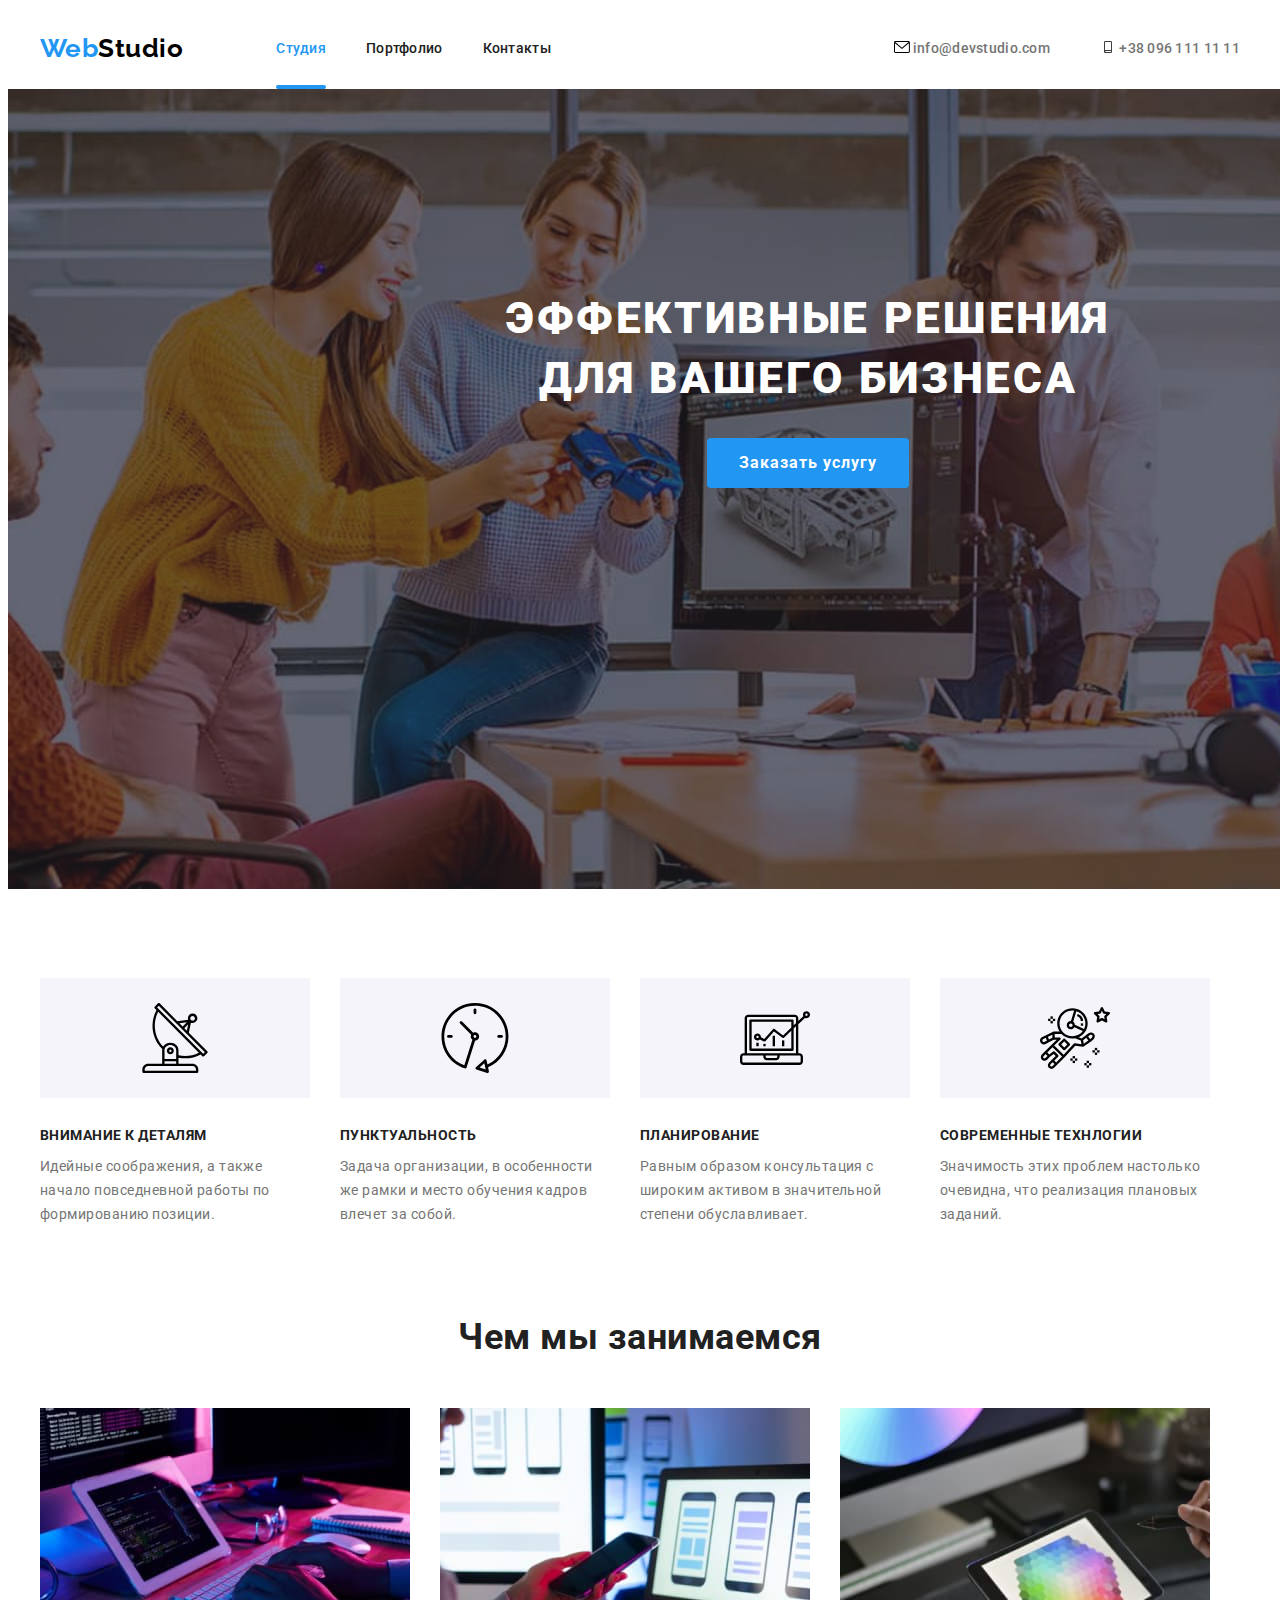
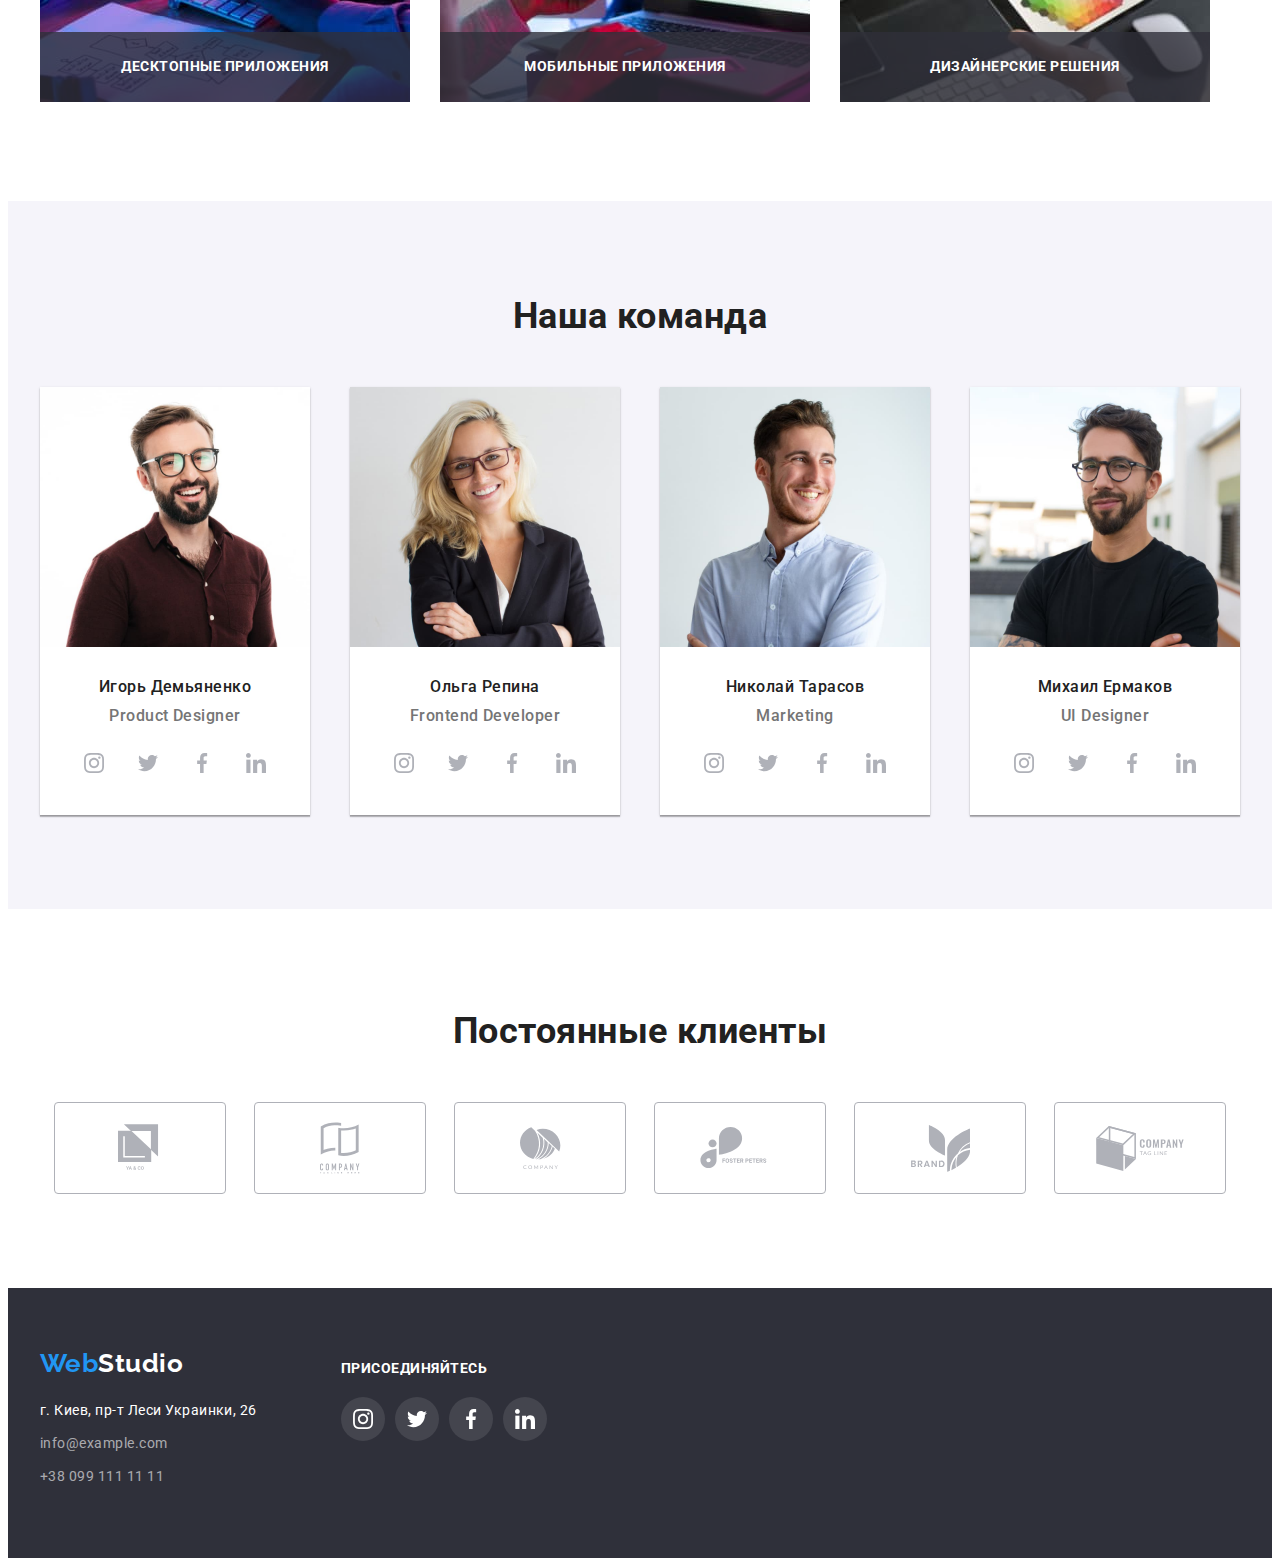
<file: index.html>
<!DOCTYPE html>
<html lang="en">
  <head>
    <meta charset="UTF-8" />
    <meta name="viewport" content="width=device-width, initial-scale=1.0" />
    <title>Studio</title>
    <link
      href="https://fonts.googleapis.com/css2?family=Raleway:wght@700&family=Roboto:wght@400;500;700;900&display=swap"
      rel="stylesheet"
    />
    <link
      rel="stylesheet"
      href="https://cdnjs.cloudflare.com/ajax/libs/modern-normalize/1.0.0/modern-normalize.css"
      integrity="sha512-Zx6MlUMKSVJoQ+83OwhdILe8cSEsCzfqThJd7J/VA2UrK6Ctj85p+xzqfyuNXE5B1k25uUdmJ2OzItbBy9GHAQ=="
      crossorigin="anonymous"
    />
    <link rel="stylesheet" href="./css/styles.css" />
  </head>
  <body>
    <header>
      <div class="container">
        <nav class="nav-container">
          <p>
            <span class="name-blue">Web</span
            ><span class="name-black">Studio</span>
          </p>
          <ul class="site-nav list">
            <li class="item"><a href="" class="link current">Студия</a></li>
            <li class="item">
              <a href="./portfolio.html" class="link">Портфолио</a>
            </li>
            <li class="item"><a href="" class="link">Контакты</a></li>
          </ul>

          <ul class="head-link list">
            <li class="item">
              <a href="info@devstudio.com" class="link">
                <svg class="icon-envelope">
                  <use href="././images/symbol-defs.svg#icon-envelope"></use>
                </svg>
                info@devstudio.com</a
              >
            </li>
            <li class="item">
              <a href="tel:+380961111111" class="link">
                <svg class="icon-envelope">
                  <use href="././images/symbol-defs.svg#icon-smartphone"></use>
                </svg>
                +38 096 111 11 11</a
              >
            </li>
          </ul>
        </nav>
      </div>
    </header>

    <main>
      <section class="hero">
        <h1 class="hero-title">
          Эффективные решения <br />
          для вашего бизнеса
        </h1>
        <button data-modal-open class="button">Заказать услугу</button>
      </section>
      <!-- advantages -->
      <section class="advantages-section">
        <!-- <h2>Преимущества</h2> -->
        <div class="container">
          <ul class="advantages list">
            <li class="item">
              <div class="advantages-thumb">
                <svg class="advantages-icon" width="70px" height="70px">
                  <use href="./images/symbol-defs.svg#icon-antenna-1"></use>
                </svg>
              </div>
              <h3 class="title">Внимание к деталям</h3>
              <p class="text">
                Идейные соображения, а также начало повседневной работы по
                формированию позиции.
              </p>
            </li>
            <li class="item">
              <div class="advantages-thumb">
                <svg class="advantages-icon" width="70px" height="70px">
                  <use href="./images/symbol-defs.svg#icon-clock-1"></use>
                </svg>
              </div>
              <h3 class="title">Пунктуальность</h3>
              <p class="text">
                Задача организации, в особенности же рамки и место обучения
                кадров влечет за собой.
              </p>
            </li>
            <li class="item">
              <div class="advantages-thumb">
                <svg class="advantages-icon" width="70px" height="70px">
                  <use href="./images/symbol-defs.svg#icon-diagram-1"></use>
                </svg>
              </div>
              <h3 class="title">Планирование</h3>
              <p class="text">
                Равным образом консультация с широким активом в значительной
                степени обуславливает.
              </p>
            </li>
            <li class="item">
              <div class="advantages-thumb">
                <svg class="advantages-icon" width="70px" height="70px">
                  <use href="./images/symbol-defs.svg#icon-astronaut-1"></use>
                </svg>
              </div>
              <h3 class="title">Современные технлогии</h3>
              <p class="text">
                Значимость этих проблем настолько очевидна, что реализация
                плановых заданий.
              </p>
            </li>
          </ul>
        </div>
      </section>
      <!-- work images -->
      <section class="section-images">
        <div class="container">
          <h2 class="section-title">Чем мы занимаемся</h2>
          <div class="image-container">
            <div class="image-thumb">
              <img src="images/img1.jpg" alt="img1" class="item" />
              <div class="image-text-container">
                <h3 class="title">десктопные приложения</h3>
              </div>
            </div>
            <div class="image-thumb">
            <img src="images/img3.jpg" alt="img3" class="item" />
            <div class="image-text-container">
                <h3 class="title">мобильные приложения</h3>
              </div>
            </div>
            <div class="image-thumb">
            <img src="images/img2.jpg" alt="img2" class="item" />
            <div class="image-text-container">
                <h3 class="title">дизайнерские решения</h3>
              </div>
            </div>
          </div>
        </div>
      </section>
      <!-- our team -->
      <section class="section team">
        <div class="container">
          <h2 class="section-title">Наша команда</h2>
          <ul class="list">
            <li class="item">
              <img src="images/photo1.jpg" alt="master1" />
              <div>
                <p class="name">Игорь Демьяненко</p>
                <p class="job">Product Designer</p>
                <ul class="icon-list list">
                  <li class="item">
                    <a href="" class="icon-link">
                      <svg class="team-icon" width="20px" height="20px">
                        <use
                          href="./images/symbol-defs.svg#icon-instagram-2"
                        ></use>
                      </svg>
                    </a>
                  </li>
                  <li class="item">
                    <a href="" class="icon-link">
                      <svg class="team-icon" width="20px" height="20px">
                        <use
                          href="./images/symbol-defs.svg#icon-twitter-1"
                        ></use>
                      </svg>
                    </a>
                  </li>
                  <li class="item">
                    <a href="" class="icon-link">
                      <svg class="team-icon" width="20px" height="20px">
                        <use
                          href="./images/symbol-defs.svg#icon-facebook-1"
                        ></use>
                      </svg>
                    </a>
                  </li>
                  <li class="item">
                    <a href="" class="icon-link">
                      <svg class="team-icon" width="20px" height="20px">
                        <use
                          href="./images/symbol-defs.svg#icon-linkedin-1"
                        ></use>
                      </svg>
                    </a>
                  </li>
                </ul>
              </div>
            </li>
            <li class="item">
              <img src="images/photo2.jpg" alt="master2" />
              <div>
                <p class="name">Ольга Репина</p>
                <p class="job">Frontend Developer</p>
                <ul class="icon-list list">
                  <li class="item">
                    <a href="" class="icon-link">
                      <svg class="team-icon" width="20px" height="20px">
                        <use
                          href="./images/symbol-defs.svg#icon-instagram-2"
                        ></use>
                      </svg>
                    </a>
                  </li>
                  <li class="item">
                    <a href="" class="icon-link">
                      <svg class="team-icon" width="20px" height="20px">
                        <use
                          href="./images/symbol-defs.svg#icon-twitter-1"
                        ></use>
                      </svg>
                    </a>
                  </li>
                  <li class="item">
                    <a href="" class="icon-link">
                      <svg class="team-icon" width="20px" height="20px">
                        <use
                          href="./images/symbol-defs.svg#icon-facebook-1"
                        ></use>
                      </svg>
                    </a>
                  </li>
                  <li class="item">
                    <a href="" class="icon-link">
                      <svg class="team-icon" width="20px" height="20px">
                        <use
                          href="./images/symbol-defs.svg#icon-linkedin-1"
                        ></use>
                      </svg>
                    </a>
                  </li>
                </ul>
              </div>
            </li>
            <li class="item">
              <img src="images/photo3.jpg" alt="master3" />
              <div>
                <p class="name">Николай Тарасов</p>
                <p class="job">Marketing</p>
                <ul class="icon-list list">
                  <li class="item">
                    <a href="" class="icon-link">
                      <svg class="team-icon" width="20px" height="20px">
                        <use
                          href="./images/symbol-defs.svg#icon-instagram-2"
                        ></use>
                      </svg>
                    </a>
                  </li>
                  <li class="item">
                    <a href="" class="icon-link">
                      <svg class="team-icon" width="20px" height="20px">
                        <use
                          href="./images/symbol-defs.svg#icon-twitter-1"
                        ></use>
                      </svg>
                    </a>
                  </li>
                  <li class="item">
                    <a href="" class="icon-link">
                      <svg class="team-icon" width="20px" height="20px">
                        <use
                          href="./images/symbol-defs.svg#icon-facebook-1"
                        ></use>
                      </svg>
                    </a>
                  </li>
                  <li class="item">
                    <a href="" class="icon-link">
                      <svg class="team-icon" width="20px" height="20px">
                        <use
                          href="./images/symbol-defs.svg#icon-linkedin-1"
                        ></use>
                      </svg>
                    </a>
                  </li>
                </ul>
              </div>
            </li>
            <li class="item">
              <img src="images/photo4.jpg" alt="master4" />
              <div>
                <p class="name">Михаил Ермаков</p>
                <p class="job">UI Designer</p>
                <ul class="icon-list list">
                  <li class="item">
                    <a href="" class="icon-link">
                      <svg class="team-icon" width="20px" height="20px">
                        <use
                          href="./images/symbol-defs.svg#icon-instagram-2"
                        ></use>
                      </svg>
                    </a>
                  </li>
                  <li class="item">
                    <a href="" class="icon-link">
                      <svg class="team-icon" width="20px" height="20px">
                        <use
                          href="./images/symbol-defs.svg#icon-twitter-1"
                        ></use>
                      </svg>
                    </a>
                  </li>
                  <li class="item">
                    <a href="" class="icon-link">
                      <svg class="team-icon" width="20px" height="20px">
                        <use
                          href="./images/symbol-defs.svg#icon-facebook-1"
                        ></use>
                      </svg>
                    </a>
                  </li>
                  <li class="item">
                    <a href="" class="icon-link">
                      <svg class="team-icon" width="20px" height="20px">
                        <use
                          href="./images/symbol-defs.svg#icon-linkedin-1"
                        ></use>
                      </svg>
                    </a>
                  </li>
                </ul>
              </div>
            </li>
          </ul>
        </div>
      </section>
      <!-- Clients -->
      <section class="section-clients">
        <div class="container">
        <h2 class="section-title">Постоянные клиенты</h2>
        <ul class="list list-clients">
          <li class="item">
            <a href="" class="icon-link" >
                <svg class="client-icon" width="44.27px" height="49.23px">
                  <use href="./images/symbol-defs.svg#icon-logo-1"></use>
                </svg>
            </a>
          </li>
          <li class="item">
            <a href="" class="icon-link" >
                <svg class="client-icon" width="40px" height="52px">
                  <use href="./images/symbol-defs.svg#icon-logo-2"></use>
                </svg>
            </a>
          </li>
          <li class="item">
            <a href="" class="icon-link" >
                <svg class="client-icon" width="41px" height="42.6px">
                  <use href="./images/symbol-defs.svg#icon-logo-3"></use>
                </svg>
            </a>
          </li>
          <li class="item">
            <a href="" class="icon-link" >
                <svg class="client-icon" width="79.66px" height="42.02px">
                  <use href="./images/symbol-defs.svg#icon-logo-4"></use>
                </svg>
            </a>
          </li>
          <li class="item">
            <a href="" class="icon-link" >
                <svg class="client-icon" width="59px" height="47px">
                  <use href="./images/symbol-defs.svg#icon-logo-5"></use>
                </svg>
            </a>
          </li>
          <li class="item">
            <a href="" class="icon-link" >
                <svg class="client-icon" width="88.48px" height="45.44px">
                  <use href="./images/symbol-defs.svg#icon-logo-6"></use>
                </svg>
            </a>
          </li>
          </div>
      </section>
    </main>

    <footer class="bottom">
      <div class="container footer-text">
        <div class="contacts">
          <p class="bottom-name">
            <span class="name-blue">Web</span
            ><span class="name-white">Studio</span>
          </p>
          <address>
            <ul class="list">
              <li>
                <p class="bottom-adress">г. Киев, пр-т Леси Украинки, 26</p>
              </li>
              <li>
                <p>
                  <a href="info@example.com" class="bottom-link"
                    >info@example.com</a
                  >
                </p>
              </li>
              <li>
                <p>
                  <a href="tel:+380991111111" class="bottom-link"
                    >+38 099 111 11 11</a
                  >
                </p>
              </li>
            </ul>
          </address>
        </div>
        <div class="join-us">
          <p>Присоединяйтесь</p>
          <ul class="icon-bottom-list list">
            <li class="item">
              <a href="" class="icon-link">
                <svg class="team-icon" width="20px" height="20px">
                  <use href="./images/symbol-defs.svg#icon-instagram-2"></use>
                </svg>
              </a>
            </li>
            <li class="item">
              <a href="" class="icon-link">
                <svg class="team-icon" width="20px" height="20px">
                  <use href="./images/symbol-defs.svg#icon-twitter-1"></use>
                </svg>
              </a>
            </li>
            <li class="item">
              <a href="" class="icon-link">
                <svg class="team-icon" width="20px" height="20px">
                  <use href="./images/symbol-defs.svg#icon-facebook-1"></use>
                </svg>
              </a>
            </li>
            <li class="item">
              <a href="" class="icon-link">
                <svg class="team-icon" width="20px" height="20px">
                  <use href="./images/symbol-defs.svg#icon-linkedin-1"></use>
                </svg>
              </a>
            </li>
          </ul>
        </div>
      </div>
    </footer>

    <div class="backdrop is-hidden" data-modal>
      <div class="modal">
        <button data-modal-close class="modal-close">
          <svg width="18px" height="18px">
            <use href="./images/symbol-defs.svg#icon-Vector"></use>
          </svg>
        </button>
      </div>
    </div>
    <script src="./js/modal.js"></script>
  </body>
</html>
</file>
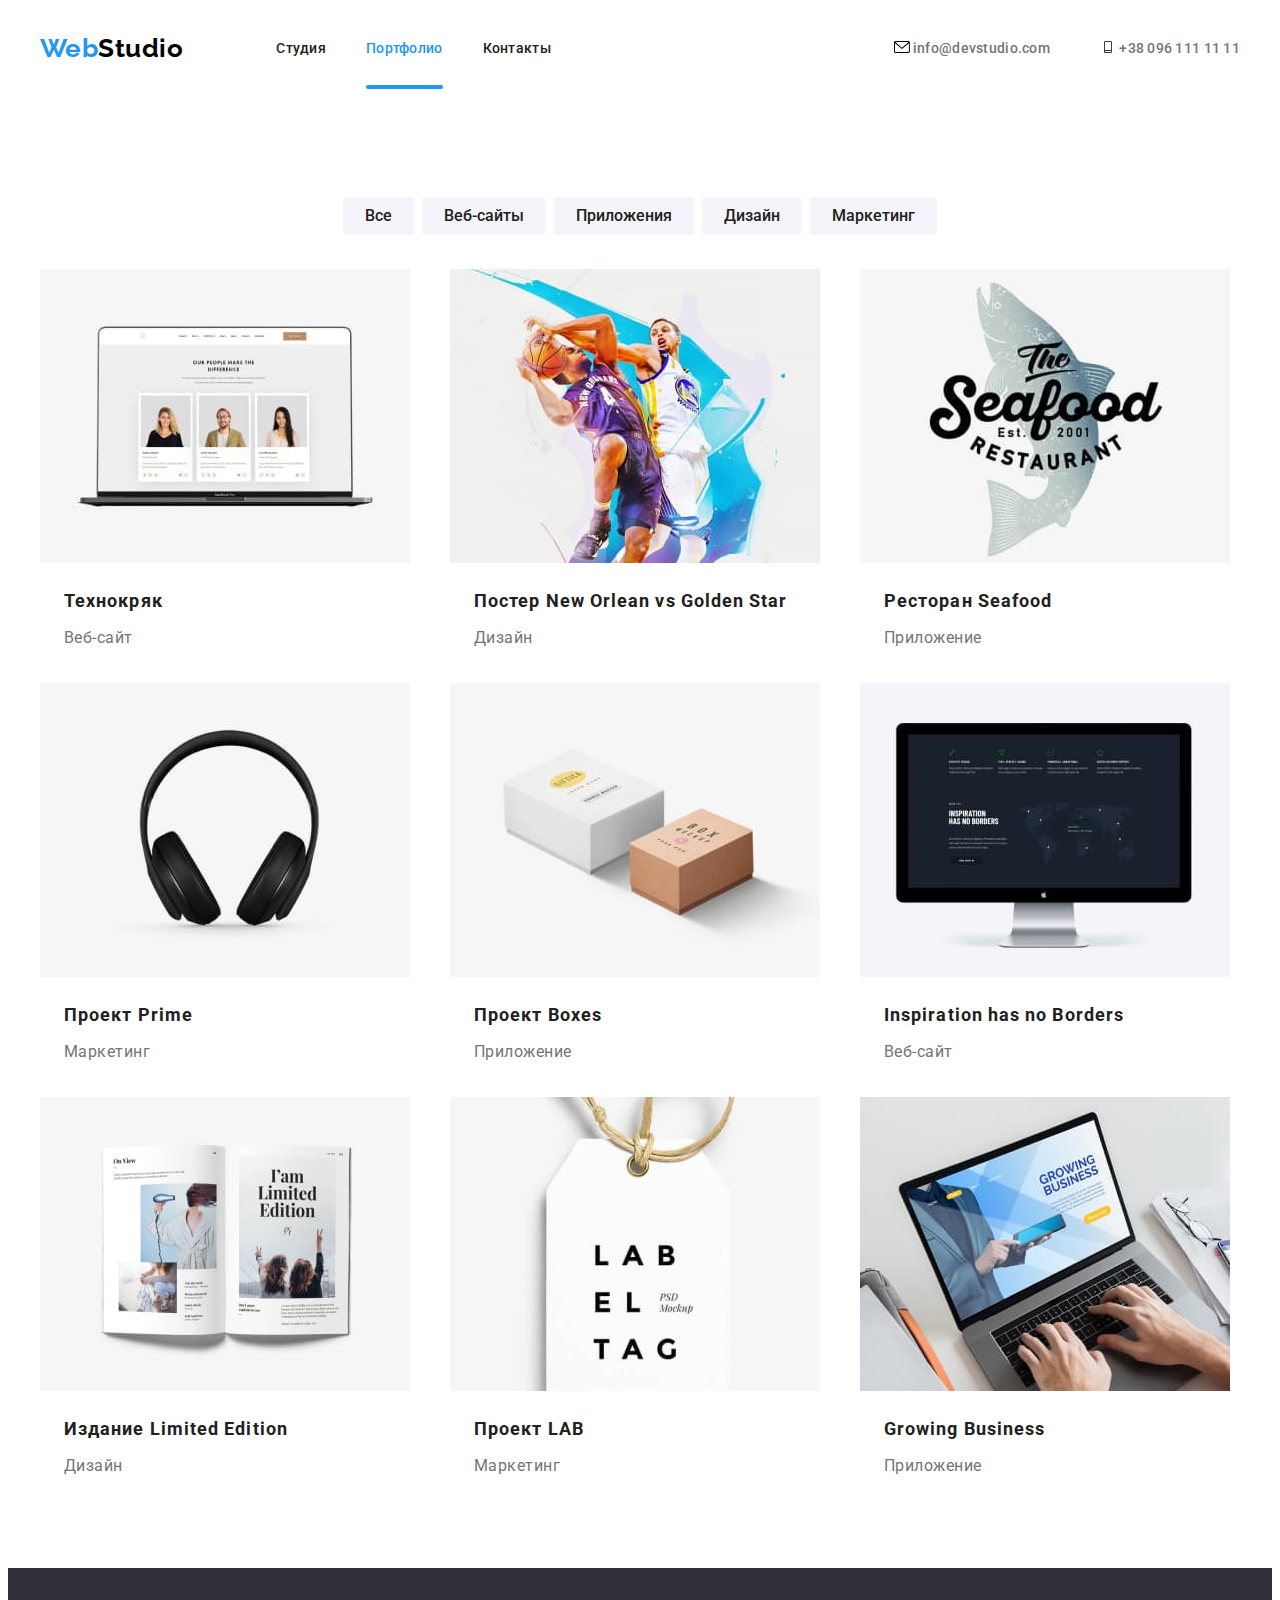
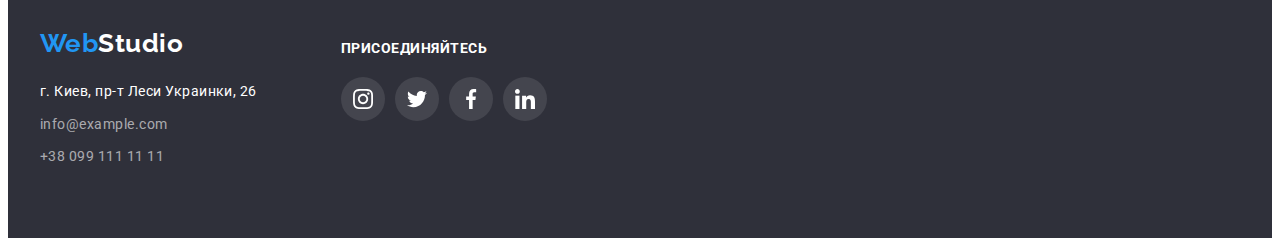
<file: portfolio.html>
<!DOCTYPE html>
<html lang="en">
  <head>
    <meta charset="UTF-8" />
    <meta name="viewport" content="width=device-width, initial-scale=1.0" />
    <title>Portfolio</title>
    <link
      href="https://fonts.googleapis.com/css2?family=Raleway:wght@700&family=Roboto:wght@400;500;700;900&display=swap"
      rel="stylesheet"
    />
    <link
      rel="stylesheet"
      href="https://cdnjs.cloudflare.com/ajax/libs/modern-normalize/1.0.0/modern-normalize.css"
      integrity="sha512-Zx6MlUMKSVJoQ+83OwhdILe8cSEsCzfqThJd7J/VA2UrK6Ctj85p+xzqfyuNXE5B1k25uUdmJ2OzItbBy9GHAQ=="
      crossorigin="anonymous"
    />
    <link rel="stylesheet" href="./css/styles.css" />
  </head>
  <body>
    <header>
      <div class="container">
        <nav class="nav-container">
          <p>
            <span class="name-blue">Web</span
            ><span class="name-black">Studio</span>
          </p>
          <ul class="site-nav list">
            <li class="item">
              <a href="./index.html" class="link">Студия</a>
            </li>
            <li class="item">
              <a href="./portfolio.html" class="link current">Портфолио</a>
            </li>
            <li class="item"><a href="" class="link">Контакты</a></li>
          </ul>

          <ul class="head-link list">
            <li class="item">
              <a href="info@devstudio.com" class="link">
                <svg class="icon-envelope">
                  <use href="./images/symbol-defs.svg#icon-envelope"></use>
                </svg>
                info@devstudio.com</a
              >
            </li>
            <li class="item">
              <a href="tel:+380961111111" class="link">
                <svg class="icon-envelope">
                  <use href="./images/symbol-defs.svg#icon-smartphone"></use>
                </svg>
                +38 096 111 11 11</a
              >
            </li>
          </ul>
        </nav>
      </div>
    </header>

    <main>
      <section class="main-portfolio">
        <!-- <h1>Portfolio</h1> -->
        <!-- navigation filter -->
        <div class="container">
          <ul class="list nav-list">
            <li class="item">
              <button type="button" class="nav-filter">Все</button>
            </li>
            <li class="item">
              <button type="button" class="nav-filter">Веб-сайты</button>
            </li>
            <li class="item">
              <button type="button" class="nav-filter">Приложения</button>
            </li>
            <li class="item">
              <button type="button" class="nav-filter">Дизайн</button>
            </li>
            <li class="item">
              <button type="button" class="nav-filter">Маркетинг</button>
            </li>
          </ul>

          <!-- card list -->
          <ul class="list card-list">
            <li class="item">
              <a href="">
                <div class="card-thumb">
                  <img src="./images/techocriak.jpg" alt="tehno" class="img" />
                  <div class="card-description">
                    <p>
                      Технокряк это современная площадка распространения
                      коронавируса. Компании используют эту платформу для
                      цифрового шпионажа и атак на защищённые сервера
                      конкурентов.
                    </p>
                  </div>
                </div>
                <h2 class="card-title">Технокряк</h2>
                <p class="card-desc">Веб-сайт</p>
              </a>
            </li>
            <li class="item">
              <a href="">
                <div class="card-thumb">
                  <img src="./images/NewOrlean.jpg" alt="Орлеан" class="img" />
                  <div class="card-description">
                    <p>
                      Технокряк это современная площадка распространения
                      коронавируса. Компании используют эту платформу для
                      цифрового шпионажа и атак на защищённые сервера
                      конкурентов.
                    </p>
                  </div>
                </div>
                <h2 class="card-title">Постер New Orlean vs Golden Star</h2>
                <p class="card-desc">Дизайн</p>
              </a>
            </li>
            <li class="item">
              <a href="">
                <div class="card-thumb">
                  <img src="./images/Seafood.jpg" alt="Seafood" class="img" />
                  <div class="card-description">
                    <p>
                      Технокряк это современная площадка распространения
                      коронавируса. Компании используют эту платформу для
                      цифрового шпионажа и атак на защищённые сервера
                      конкурентов.
                    </p>
                  </div>
                </div>
                <h2 class="card-title">Ресторан Seafood</h2>
                <p class="card-desc">Приложение</p>
              </a>
            </li>
            <li class="item">
              <a href="">
                <div class="card-thumb">
                  <img src="./images/Prime.jpg" alt="Prime" class="img" />
                  <div class="card-description">
                    <p>
                      Технокряк это современная площадка распространения
                      коронавируса. Компании используют эту платформу для
                      цифрового шпионажа и атак на защищённые сервера
                      конкурентов.
                    </p>
                  </div>
                </div>
                <h2 class="card-title">Проект Prime</h2>
                <p class="card-desc">Маркетинг</p>
              </a>
            </li>
            <li class="item">
              <a href="">
                <div class="card-thumb">
                  <img src="./images/Boxes.jpg" alt="boxes" class="img" />
                  <div class="card-description">
                    <p>
                      Технокряк это современная площадка распространения
                      коронавируса. Компании используют эту платформу для
                      цифрового шпионажа и атак на защищённые сервера
                      конкурентов.
                    </p>
                  </div>
                </div>
                <h2 class="card-title">Проект Boxes</h2>
                <p class="card-desc">Приложение</p>
              </a>
            </li>
            <li class="item">
              <a href="">
                <div class="card-thumb">
                  <img
                    src="./images/Inspiration.jpg"
                    alt="Inspiration"
                    class="img"
                  />
                  <div class="card-description">
                    <p>
                      Технокряк это современная площадка распространения
                      коронавируса. Компании используют эту платформу для
                      цифрового шпионажа и атак на защищённые сервера
                      конкурентов.
                    </p>
                  </div>
                </div>
                <h2 class="card-title">Inspiration has no Borders</h2>
                <p class="card-desc">Веб-сайт</p>
              </a>
            </li>
            <li class="item">
              <a href="">
                <div class="card-thumb">
                  <img src="./images/Limited.jpg" alt="limited" class="img" />
                  <div class="card-description">
                    <p>
                      Технокряк это современная площадка распространения
                      коронавируса. Компании используют эту платформу для
                      цифрового шпионажа и атак на защищённые сервера
                      конкурентов.
                    </p>
                  </div>
                </div>
                <h2 class="card-title">Издание Limited Edition</h2>
                <p class="card-desc">Дизайн</p>
              </a>
            </li>
            <li class="item">
              <a href="">
                <div class="card-thumb">
                  <img src="./images/LAB.jpg" alt="LAB" class="img" />
                  <div class="card-description">
                    <p>
                      Технокряк это современная площадка распространения
                      коронавируса. Компании используют эту платформу для
                      цифрового шпионажа и атак на защищённые сервера
                      конкурентов.
                    </p>
                  </div>
                </div>
                <h2 class="card-title">Проект LAB</h2>
                <p class="card-desc">Маркетинг</p>
              </a>
            </li>
            <li class="item">
              <a href="">
                <div class="card-thumb">
                  <img
                    src="./images/GrowBusiness.jpg"
                    alt="GrowBusiness"
                    class="img"
                  />
                  <div class="card-description">
                    <p>
                      Технокряк это современная площадка распространения
                      коронавируса. Компании используют эту платформу для
                      цифрового шпионажа и атак на защищённые сервера
                      конкурентов.
                    </p>
                  </div>
                </div>
                <h2 class="card-title">Growing Business</h2>
                <p class="card-desc">Приложение</p>
              </a>
            </li>
          </ul>
        </div>
      </section>
    </main>

    <footer class="bottom">
      <div class="container footer-text">
        <div class="contacts">
          <p class="bottom-name">
            <span class="name-blue">Web</span
            ><span class="name-white">Studio</span>
          </p>
          <address>
            <ul class="list">
              <li>
                <p class="bottom-adress">г. Киев, пр-т Леси Украинки, 26</p>
              </li>
              <li>
                <p>
                  <a href="info@example.com" class="bottom-link"
                    >info@example.com</a
                  >
                </p>
              </li>
              <li>
                <p>
                  <a href="tel:+380991111111" class="bottom-link"
                    >+38 099 111 11 11</a
                  >
                </p>
              </li>
            </ul>
          </address>
        </div>
        <div class="join-us">
          <p>Присоединяйтесь</p>
          <ul class="icon-bottom-list list">
            <li class="item">
              <a href="" class="icon-link">
                <svg class="team-icon" width="20px" height="20px">
                  <use href="./images/symbol-defs.svg#icon-instagram-2"></use>
                </svg>
              </a>
            </li>
            <li class="item">
              <a href="" class="icon-link">
                <svg class="team-icon" width="20px" height="20px">
                  <use href="./images/symbol-defs.svg#icon-twitter-1"></use>
                </svg>
              </a>
            </li>
            <li class="item">
              <a href="" class="icon-link">
                <svg class="team-icon" width="20px" height="20px">
                  <use href="./images/symbol-defs.svg#icon-facebook-1"></use>
                </svg>
              </a>
            </li>
            <li class="item">
              <a href="" class="icon-link">
                <svg class="team-icon" width="20px" height="20px">
                  <use href="./images/symbol-defs.svg#icon-linkedin-1"></use>
                </svg>
              </a>
            </li>
          </ul>
        </div>
      </div>
    </footer>
  </body>
</html>
</file>
<file: css/styles.css>
:root {
  --main-text-color: #212121;
  --secondary-text-color: #757575;
  --accent-color: #2196f3;
  --main-background: #ffffff;
  --secondary-background: #2f303a;
  --button-background: #f5f4fa;
  --section-background: #f5f4fa;
  --icon-bacground: #afb1b8;

  --time-animation: 250ms;
  --cubic-animation: cubic-bezier(0.4, 0, 0.2, 1);
}

body {
  color: var(--main-text-color);
  background-color: var(--main-background);
  font-family: Roboto, sans-serif;
  letter-spacing: 0.03em;
}

/* основной цвет текста #212121 */
/* вторичный цвет текста #757575 */
/* белый background #FFFFFF */
/* blue #2196F3 */
/* links 255,255,255,0,6 */

.container {
  width: 1200px;
  margin: 0 auto;
  padding-left: 15px;
  padding-right: 15px;
}

.list {
  padding: 0;
  margin: 0;
  list-style: none;
}
/* site nav */

.nav-container {
  display: flex;
  align-items: center;
}

.site-nav {
  display: flex;
  margin-left: 93px;
}

.site-nav .item:not(:last-child) {
  margin-right: 40px;
}

.site-nav .item {
  position: relative;
}

.site-nav .link {
  display: block;
  padding-bottom: 32px;
  padding-top: 32px;
  color: var(--main-text-color);
  font-weight: 500;
  font-size: 14px;
  line-height: 1.2;
  letter-spacing: 0.02em;
  text-decoration: none;

  transition: color var(--time-animation) var(--cubic-animation);
}

.site-nav .link:hover,
.site-nav .link:focus {
  color: var(--accent-color);
}

.site-nav .link.current {
  color: var(--accent-color);
}

.site-nav .current::after {
  content: "";
  position: absolute;

  width: 100%;
  height: 4px;
  left: 0;
  bottom: 0;

  background: var(--accent-color);
  border-radius: 2px;
}

.head-link .link {
  display: block;
  padding-bottom: 32px;
  padding-top: 32px;
  color: var(--secondary-text-color);
  font-weight: 500;
  font-size: 14px;
  line-height: 1.2;
  letter-spacing: 0.02em;
  text-decoration: none;
  font-style: normal;

  transition: color var(--time-animation) var(--cubic-animation);
}

.head-link .link:hover,
.head-link .link:focus {
  color: var(--accent-color);
  fill: currentColor;
}

.head-link {
  display: flex;
  margin-left: auto;
}

.head-link .item + .item {
  margin-left: 50px;
}

header p {
  margin: 0 0;
}

.icon-envelope {
  width: 16px;
  height: 12px;
}

.icon-smartphone {
  width: 10px;
  height: 16px;
}

/* body */

.section-title {
  color: var(--main-text-color);
  font-weight: 700;
  font-size: 36px;
  line-height: 1.17;
  text-align: center;
  margin-bottom: 50px;
  margin-top: 0;
}

.hero-title {
  color: var(--main-background);
  font-weight: 900;
  font-size: 44px;
  line-height: 1.36;
  letter-spacing: 0.06em;
  text-transform: uppercase;
  margin-top: 0;
  margin-bottom: 30px;
}
.hero {
  background-color: var(--secondary-background);
  text-align: center;
  margin-bottom: 89px;
  padding-top: 200px;

  height: 600px;
  min-width: 1600px;
  margin-left: auto;
  margin-right: auto;
  background-image: linear-gradient(
      to right,
      rgba(47, 48, 58, 0.4),
      rgba(47, 48, 58, 0.4)
    ),
    url(../images/backgroundHero.jpg);
  background-repeat: no-repeat;
  background-position: center;
  background-size: cover;
}

/* advantages */
.advantages-thumb {
  display: flex;
  margin-bottom: 30px;
  padding: 0;
  height: 120px;
  width: 270px;
  background-color: var(--button-background);
  justify-content: center;
  align-items: center;
}

.advantages .title {
  font-weight: 700;
  font-size: 14px;
  line-height: 1.14;
  text-transform: uppercase;
  margin-top: 0;
  margin-bottom: 10px;
}

.advantages .text {
  color: var(--secondary-text-color);
  font-size: 14px;
  line-height: 1.74;
  margin-bottom: 0;
  margin-top: 0;
}
.advantages-section {
  margin-bottom: 89px;
}

.advantages.list {
  display: flex;
}

.advantages.list .item {
  width: 270px;
}

.advantages.list .item + .item {
  margin-left: 30px;
}
/* images */
.section-images {
  margin-bottom: 99px;
}

.image-container {
  display: flex;
}

.image-container > .image-thumb {
  position: relative;
  height: 294px;
  display: block;
  margin: 0;
  padding: 0;
  /* width: 370px; */
}
.image-container .image-thumb + .image-thumb {
  margin-left: 30px;
}

.image-container .title {
  margin: 0;
  font-weight: 700;
  font-size: 14px;
  line-height: 1.14;
  text-transform: uppercase;
  color: var(--main-background);
}

.image-text-container {
  position: absolute;
  bottom: 0;
  left: 0;
  display: flex;
  align-items: center;
  justify-content: center;
  background-color: rgba(47, 48, 58, 0.8);
  width: 370px;
  height: 70px;
}

/* team */
.team p {
  margin: 0;
  padding: 0;
}

.team .list {
  display: flex;
  justify-content: space-between;
}

.team {
  padding-top: 94px;
  padding-bottom: 94px;
  font-weight: 500;
  font-size: 16px;
  line-height: 1.19;
  text-align: center;
  background-color: var(--section-background);
}

.team img {
  display: block;
  width: 270px;
}

.team .section-title {
  margin-top: 0;
  margin-bottom: 50px;
}

.team .item {
  background-color: var(--main-background);
  box-shadow: 0px 1px 3px rgba(0, 0, 0, 0.12), 0px 1px 1px rgba(0, 0, 0, 0.14),
    0px 2px 1px rgba(0, 0, 0, 0.2);
}

.team .name {
  margin-top: 30px;
}

.team .job {
  color: var(--secondary-text-color);
  font-weight: 500;
  margin-top: 10px;
  margin-bottom: 16px;
}

.team .icon-list {
  display: flex;
  margin: 0;
  padding: 0;
  margin-left: 32px;
  margin-bottom: 30px;
  justify-content: flex-start;
}

.icon-list .item {
  box-shadow: none;
  margin-right: 10px;
}

.icon-list .icon-link {
  height: 44px;
  width: 44px;
  display: flex;
  fill: var(--icon-bacground);
  justify-content: center;
  align-items: center;
  border-radius: 50%;

  transition: background-color var(--time-animation) var(--cubic-animation),
    fill var(--time-animation) var(--cubic-animation);
}
.icon-list .item:last-child {
  margin-right: 0;
}

.icon-list .icon-link:hover,
.icon-list .icon-link:focus {
  background-color: var(--accent-color);
  fill: var(--main-background);
}

/* clients */

.section-clients {
  padding-top: 101px;
}

.list-clients a {
  padding: 0;
  margin: 0;
}
.list-clients {
  display: flex;
  justify-content: space-around;
  margin-bottom: 94px;
}

.list-clients .icon-link {
  display: flex;
  justify-content: center;
  align-items: center;
  width: 170px;
  height: 90px;
  border-radius: 4px;
  border: 1px solid var(--icon-bacground);
  fill: var(--icon-bacground);

  transition: border var(--time-animation) var(--cubic-animation),
    fill var(--time-animation) var(--cubic-animation);
}

.list-clients .icon-link:hover,
.list-clients .icon-link:focus {
  border: 1px solid var(--accent-color);
  fill: var(--accent-color);
}

/* logo-name */
.name-blue {
  color: var(--accent-color);
  font-family: Raleway, sans-serif;
  font-weight: 700;
  font-size: 26px;
  line-height: 1.2;
}

.name-black {
  color: #000000;
  font-family: Raleway, sans-serif;
  font-weight: 700;
  font-size: 26px;
  line-height: 1.2;
}

.name-white {
  color: var(--main-background);
  font-family: Raleway, sans-serif;
  font-weight: 700;
  font-size: 26px;
  line-height: 1.2;
}
/* button */
.button {
  display: inline-block;
  color: var(--main-background);
  background-color: var(--accent-color);
  font-family: Roboto, sans-serif;
  font-weight: 700;
  font-size: 16px;
  line-height: 1.87;
  align-items: center;
  text-align: center;
  letter-spacing: 0.06em;
  text-decoration: none;
  border-radius: 4px;
  padding: 10px 32px;
  min-width: 200px;
  border: none;
  cursor: pointer;
}

/* footer */
.footer-text {
  display: flex;
}

.bottom {
  background-color: var(--secondary-background);
  padding-top: 60px;
  padding-bottom: 60px;
}
.bottom p {
  margin: 0;
}

.bottom .bottom-name {
  margin-bottom: 20px;
}

.bottom .list p {
  margin-bottom: 9px;
}

.bottom-link {
  color: rgb(255, 255, 255, 0.6);
  font-size: 14px;
  line-height: 1.71;
  text-decoration: none;
  font-style: normal;
}

.bottom-adress {
  color: var(--main-background);
  font-size: 14px;
  line-height: 1.71;
  font-style: normal;
}

.bottom .contacts {
  width: 231px;
}

.bottom .join-us {
  margin-left: 70px;
  padding-top: 12px;
  color: var(--main-background);
  font-size: 14px;
  line-height: 1.17;
  font-weight: 700;
  text-transform: uppercase;
}

.icon-bottom-list {
  display: flex;
  margin-top: 20px;
  justify-content: flex-start;
}

.icon-bottom-list .item {
  margin-right: 10px;
}

.icon-bottom-list .icon-link {
  height: 44px;
  width: 44px;
  display: flex;
  fill: var(--main-background);
  justify-content: center;
  align-items: center;
  border-radius: 50%;
  background-color: rgba(255, 255, 255, 0.1);

  transition: background-color var(--time-animation) var(--cubic-animation);
}
.icon-bottom-list .item:last-child {
  margin-right: 0;
}

.icon-bottom-list .icon-link:hover,
.icon-bottom-list .icon-link:focus {
  background-color: var(--accent-color);
}

/* modal window */

.backdrop {
  position: fixed;
  top: 0;
  left: 0;
  width: 100%;
  height: 100%;
  background-color: rgba(0, 0, 0, 0.2);

  opacity: 1;
  transition: opacity var(--time-animation) var(--cubic-animation);
}

.backdrop.is-hidden {
  opacity: 0;
  pointer-events: none;
  visibility: hidden;
}

.backdrop.backdrop.is-hidden .modal {
  transform: translate(-50%, -50%) scale(0.5);
}

.modal {
  position: absolute;
  top: 50%;
  left: 50%;
  min-width: 528px;
  min-height: 581px;
  background-color: var(--main-background);

  transform: translate(-50%, -50%) scale(1);
  transition: transform var(--time-animation) var(--cubic-animation);
}

.modal-close {
  margin: 0;
  padding: 0;
  display: flex;
  justify-content: center;
  align-items: center;

  position: absolute;
  right: 8px;
  top: 8px;
  height: 30px;
  width: 30px;
  border: 1px solid rgba(0, 0, 0, 0.1);
  border-radius: 50%;
  cursor: pointer;
  background-color: var(--main-background);
}

/* Portfolio button */
.nav-list {
  display: flex;
  margin-bottom: 34px;
  justify-content: center;
}

.nav-list .item {
  margin-right: 8px;
}

.nav-filter {
  padding: 6px 22px;
  border: 0;
  border-radius: 4px;
  background-color: var(--button-background);
  color: var(--main-text-color);
  font-family: Roboto;
  font-style: normal;
  font-weight: 500;
  font-size: 16px;
  line-height: 1.62;
  text-align: center;
  box-shadow: none;

  transition: background-color var(--time-animation) var(--cubic-animation),
    color var(--time-animation) var(--cubic-animation),
    box-shadow var(--time-animation) var(--cubic-animation);
}

.nav-filter:hover,
.nav-filter:focus {
  cursor: pointer;
  background-color: var(--accent-color);
  color: var(--main-background);
  box-shadow: 0px 2px 2px 0px rgba(0, 0, 0, 0.12),
    0px 1px 2px 0px rgba(0, 0, 0, 0.08), 0px 3px 1px 0px rgba(0, 0, 0, 0.1);
}

.nav-list .item:last-child {
  margin-right: 0;
}

/* Portfolio cards */

.card-list {
  display: flex;
  flex-wrap: wrap;
}

.card-list .img {
  display: block;
}

.card-list .item {
  width: calc((100% - 60px) / 3);
  margin-right: 30px;
  margin-bottom: 30px;

  box-shadow: none;
  transition: box-shadow var(--time-animation) var(--cubic-animation);
}

.card-list .item:nth-child(3n) {
  margin-right: 0;
}

.card-list .item:nth-last-child(-n + 3) {
  margin-bottom: 0;
}

.card-list .item:hover,
.card-list .item:focus {
  box-shadow: 0px 1px 1px rgba(0, 0, 0, 0.12), 0px 4px 4px rgba(0, 0, 0, 0.06),
    1px 4px 6px rgba(0, 0, 0, 0.16);
}

.card-title {
  margin-top: 20px;
  margin-bottom: 4px;
  color: var(--main-text-color);
  font-family: Roboto;
  font-style: normal;
  font-weight: 700;
  font-size: 18px;
  line-height: 2;
  letter-spacing: 0.06em;
  margin-left: 24px;
}

.card-list a {
  display: inline-block;
  text-decoration: none;
}

.card-desc {
  margin: 0;
  color: var(--secondary-text-color);
  font-size: 16px;
  line-height: 1.87;
  margin-left: 24px;
}

.card-thumb {
  position: relative;
  overflow: hidden;
}

.card-description {
  position: absolute;
  bottom: 0;
  left: 0;
  transform: translateY(100%);

  display: flex;
  justify-content: center;
  align-items: center;
  height: 100%;
  width: 100%;

  background-color: rgba(33, 150, 243, 0.9);

  transition: transform var(--time-animation) var(--cubic-animation);
}

.card-description p {
  margin: 0;
  padding: 0 24px;
  color: var(--main-background);
  font-family: Roboto;
  font-size: 18px;
  font-weight: 400;
  line-height: 1.55;
  text-decoration: none;
}

.card-list .item:hover .card-description,
.card-list .item:focus .card-description {
  transform: translateY(0%);
}

/* main borders */
.main-portfolio {
  padding-top: 108px;
  padding-bottom: 88px;
}
</file>
